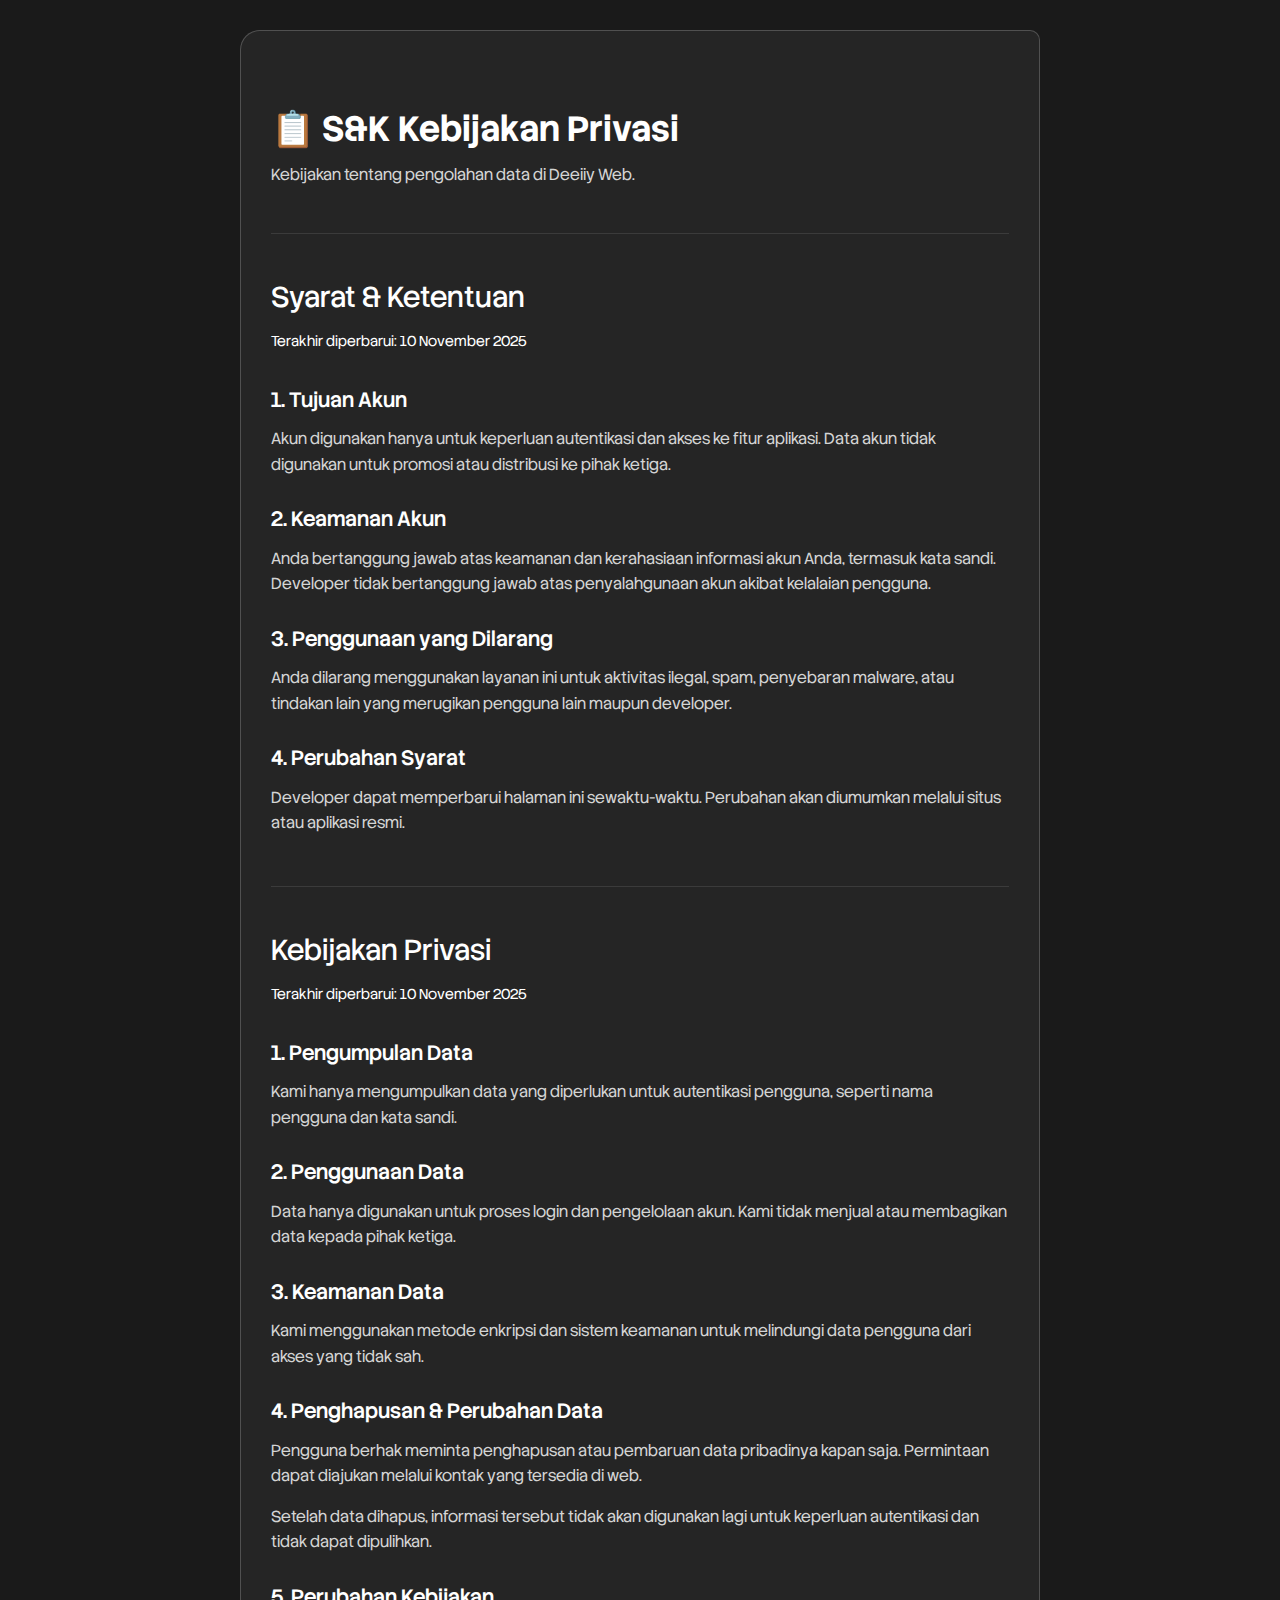
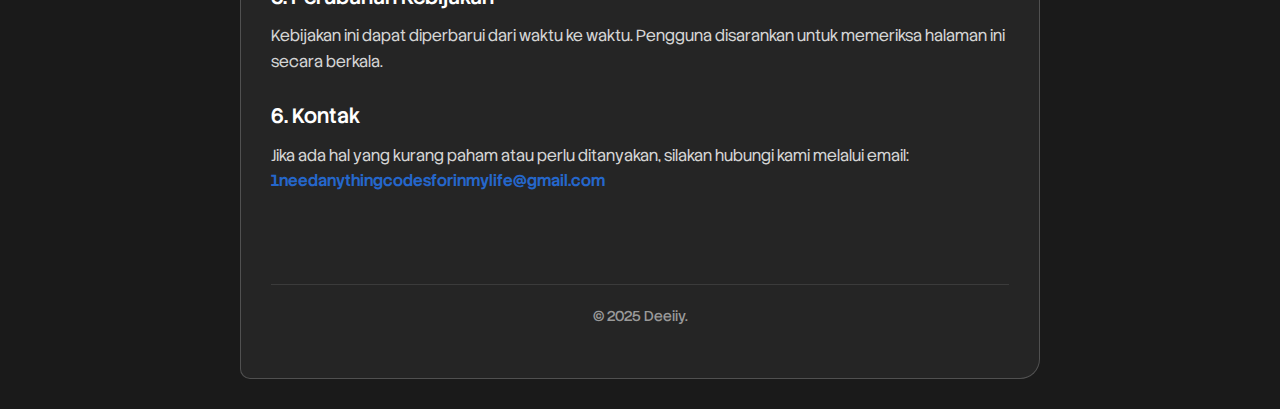
<file: legal.html>
<!DOCTYPE html>
<html lang="id">
<head>
  <meta charset="UTF-8">
  <meta name="viewport" content="width=device-width, initial-scale=1.0">
  <title>Syarat & Ketentuan | Kebijakan Privasi</title>
  <link rel="stylesheet" href="global.css">
  <link rel="stylesheet" href="root.css">
  <style>
     * {
  margin: 0;
  padding: 0;
  box-sizing: border-box;
}

body {
  font-family: var(--font), sans-serif;
  line-height: 1.6;
  background: var(--b-dark);
  padding: var(--p30);
  color: var(--d4);
}

.container {
  max-width: 800px;
  margin: 0 auto;
  border-radius: var(--p20) var(--p10);
  border: 1.5px solid var(--w-op02);
  background: var(--w-op005);
  padding: var(--p30);
}

header {
  padding: var(--p40) 0 var(--p30);
  border-bottom: 1px solid var(--w-op01);
  margin-bottom: var(--p40);
}

h1 {
  font-size: 2.2em;
  color: var(--w-t);
  margin-bottom: var(--p5);
  font-weight: 800;
}

.tagline {
  color: var(--d4);
  font-size: var(--p16);
}

main {
  padding: 0 0 var(--p40);
}

article {
  margin-bottom: var(--p50);
}

h2 {
  font-size: 1.8em;
  color: var(--w-t);
  margin-bottom: var(--p10);
  font-weight: normal;
}

.last-updated {
  color: var(--w-t);
  font-size: 0.9em;
  margin-bottom: var(--p30);
}

h3 {
  font-size: 1.3em;
  color: var(--w-t);
  margin-top: var(--p25);
  margin-bottom: var(--p10);
  font-weight: 500;
}

p {
  margin-bottom: var(--p15);
  text-align: left;
  font-weight: 300;
}

a {
  color: var(--b-t);
  text-decoration: none;
}

a:hover {
  color: var(--b-t-b);
}

footer {
  padding: var(--p20) 0;
  border-top: 1px solid var(--w-op01);
  text-align: center;
  color: var(--c9);
  font-size: 0.9em;
}

.divider {
  height: 1px;
  background: var(--w-op01);
  margin: var(--p40) 0;
}

/* Responsif */
@media (max-width: 768px) {
  .container {
    padding: var(--p15);
  }
  h1 {
    font-size: 1.8em;
  }
  h2 {
    font-size: 1.5em;
  }
}
  </style>

</head>

<body>
  <div class="container">
    <header>
      <h1>📋 S&K Kebijakan Privasi</h1>
      <p class="tagline">Kebijakan tentang pengolahan data di Deeiiy Web.</p>
    </header>

    <main>
      <article id="terms">
        <h2>Syarat & Ketentuan</h2>
        <p class="last-updated">Terakhir diperbarui: 10 November 2025</p>

        <h3>1. Tujuan Akun</h3>
        <p>Akun digunakan hanya untuk keperluan autentikasi dan akses ke fitur aplikasi. Data akun tidak digunakan untuk promosi atau distribusi ke pihak ketiga.</p>

        <h3>2. Keamanan Akun</h3>
        <p>Anda bertanggung jawab atas keamanan dan kerahasiaan informasi akun Anda, termasuk kata sandi. Developer tidak bertanggung jawab atas penyalahgunaan akun akibat kelalaian pengguna.</p>

        <h3>3. Penggunaan yang Dilarang</h3>
        <p>Anda dilarang menggunakan layanan ini untuk aktivitas ilegal, spam, penyebaran malware, atau tindakan lain yang merugikan pengguna lain maupun developer.</p>

        <h3>4. Perubahan Syarat</h3>
        <p>Developer dapat memperbarui halaman ini sewaktu-waktu. Perubahan akan diumumkan melalui situs atau aplikasi resmi.</p>
      </article>

      <div class="divider"></div>

      <article id="privacy">
        <h2>Kebijakan Privasi</h2>
        <p class="last-updated">Terakhir diperbarui: 10 November 2025</p>

        <h3>1. Pengumpulan Data</h3>
        <p>Kami hanya mengumpulkan data yang diperlukan untuk autentikasi pengguna, seperti nama pengguna dan kata sandi.</p>

        <h3>2. Penggunaan Data</h3>
        <p>Data hanya digunakan untuk proses login dan pengelolaan akun. Kami tidak menjual atau membagikan data kepada pihak ketiga.</p>

        <h3>3. Keamanan Data</h3>
        <p>Kami menggunakan metode enkripsi dan sistem keamanan untuk melindungi data pengguna dari akses yang tidak sah.</p>

        <h3>4. Penghapusan & Perubahan Data</h3>
        <p>Pengguna berhak meminta penghapusan atau pembaruan data pribadinya kapan saja. Permintaan dapat diajukan melalui kontak yang tersedia di web.</p>
        <p>Setelah data dihapus, informasi tersebut tidak akan digunakan lagi untuk keperluan autentikasi dan tidak dapat dipulihkan.</p>

        <h3>5. Perubahan Kebijakan</h3>
        <p>Kebijakan ini dapat diperbarui dari waktu ke waktu. Pengguna disarankan untuk memeriksa halaman ini secara berkala.</p>

        <h3>6. Kontak</h3>
        <p>Jika ada hal yang kurang paham atau perlu ditanyakan, silakan hubungi kami melalui email: 
          <a href="mailto:1needanythingcodesforinmylife@gmail.com">1needanythingcodesforinmylife@gmail.com</a>
        </p>
      </article>
    </main>

    <footer>
      &copy; 2025 Deeiiy.
    </footer>
  </div>
</body>
</html>
</file>
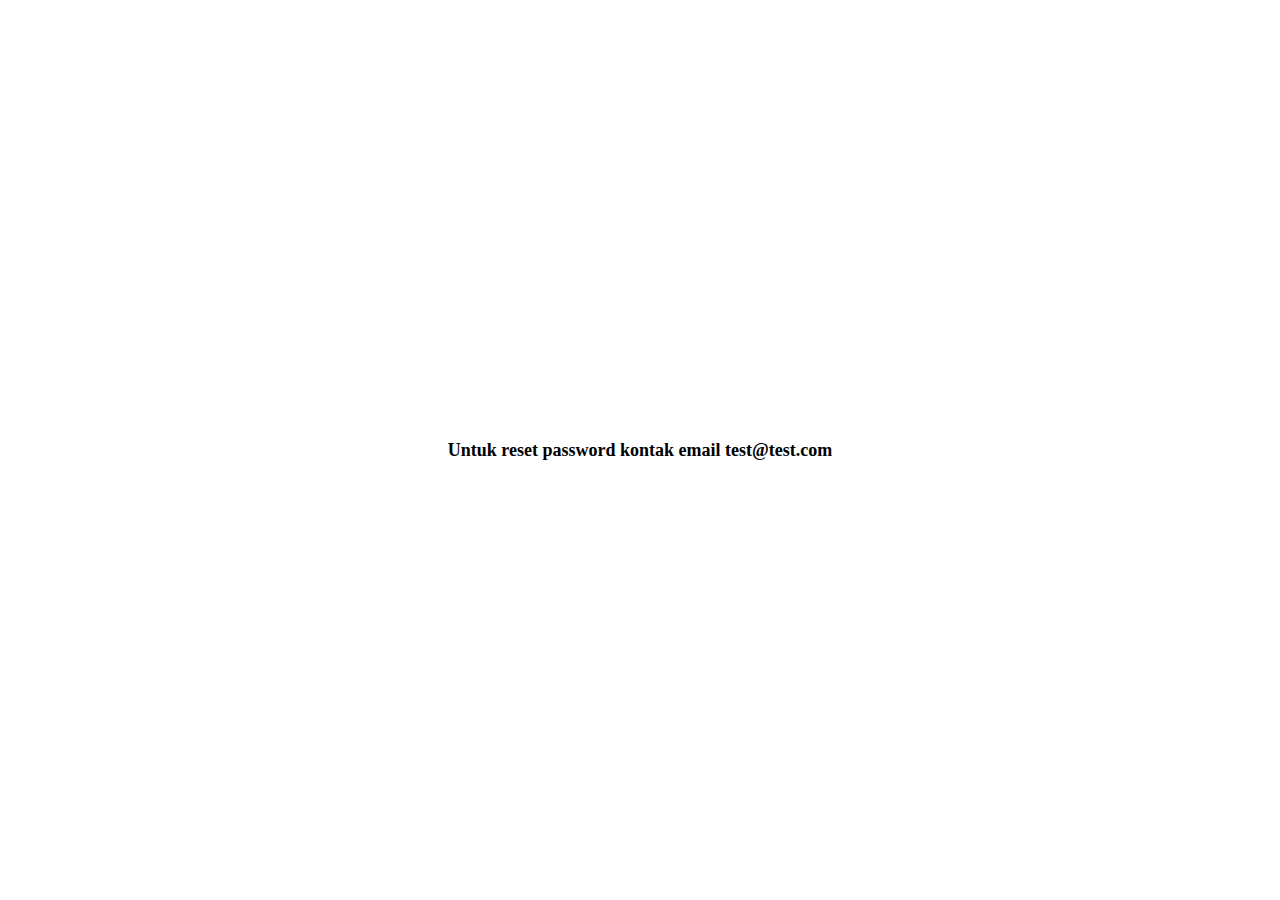
<file: reset-password.html>
<!DOCTYPE html>
<html lang="en">
<head>
   <meta charset="UTF-8">
   <meta name="viewport" content="width=device-width, initial-scale=1.0">
   <meta http-equiv="X-UA-Compatible" content="ie=edge">
   <title>Document</title>
   <style>
      * {
         font-size: 18px;
         margin:0;
         padding: 0;
      }
      body {
         display: flex;
         justify-content: center;
         align-items: center;
         height: 100vh;
      }
   </style>
</head>
<body>
   <h1>Untuk reset password kontak email test@test.com</h1>
   <script>
      const container = document.querySelector('body');
let startY;

container.addEventListener('touchstart', (e) => {
  startY = e.touches[0].pageY;
});

container.addEventListener('touchmove', (e) => {
  const scrollTop = container.scrollTop;
  const scrollHeight = container.scrollHeight;
  const clientHeight = container.clientHeight;
  const deltaY = e.touches[0].pageY - startY;

  if ((scrollTop <= 0 && deltaY > 0) || (scrollTop + clientHeight >= scrollHeight && deltaY < 0)) {
    container.style.transform = `translateY(${deltaY / 2}px)`; // efek elastis
  }
});

container.addEventListener('touchend', () => {
  container.style.transition = 'transform 0.5s ease';
  container.style.transform = 'translateY(0)';
  setTimeout(() => {
    container.style.transition = '';
  }, 300);
});
   </script>
</body>
</html>
</file>
<file: global.css>
@import url("https://fonts.googleapis.com/css2?family=Stack+Sans+Headline:wght@200..700&display=swap");
@import url("https://fonts.googleapis.com/css2?family=Material+Symbols+Outlined");
 @import url('https://fonts.googleapis.com/css2?family=Bricolage+Grotesque:opsz,wght@12..96,200..800&display=swap');
 @import url("root.css");

 body, html {
  background-color: var(--default-b);
  overscroll-behavior: none;
    touch-action: pan-x pan-y;
}
 * {
    box-sizing: border-box;
 }
 html, body, * {
     font-family: var(--font), sans-serif;
  }
  .material-symbols-outlined {
     font-family: var(--icon-f);
  }
  
  a, button, input, select, textarea, span, i {
  -webkit-tap-highlight-color: transparent;
}

a, button,span, i {
   cursor: pointer;
}
a {
   text-decoration:none!important;
   color: var(--b-t);
   font-weight: 600;
}

input:-webkit-autofill,
input:-webkit-autofill:hover,
input:-webkit-autofill:focus {
  -webkit-box-shadow: 0 0 0 1000px transparent inset !important;
  -webkit-text-fill-color: rgba(255,255,255, .8) !important;
  caret-color: var(--w-t) !important;
  transition: background-color 9999s ease-in-out 0s !important;
}
.button-p {
      background-color: var(--b-t);
      color: var(--w-t);
      font-weight: 500;
      border: none;
      border-radius: var(--p30);
      padding: var(--p15) 0;
      cursor: pointer;
      font-size: 1rem;
      width: var(--p100p);
      box-shadow: inset 0 -5px var(--p10) rgba(0,0,0,0.25);
      transition: all 0.1s;
    }
    .button-p:hover {
      background-color: var(--b-t-b);
    }
    .button-p img {
       width: var(--p22);
    }
    .button-p#b_g {
       display: flex;
       align-items: center;
       justify-content: center;
       gap: var(--p15);
       background-color: transparent;
       box-shadow: none;
       border: 1.5px solid var(--c5);
       vertical-align: top;
    }
    #lottie {
  width: 250px;
  height: 250px;
  max-width: var(--p100p);
}

#lottie-w {
   width: 350px;
  height: 350px;
  max-width: var(--p100p);
}
.scroll-container {
    height: calc(100vh - 64px);
    overflow-y: auto;
    -webkit-overflow-scrolling: touch;
    padding: 16px;
    box-sizing: border-box;
    position: relative;
    z-index: 1;
  }
.scroll-container-1 {
    height: 100vh;
    width: 100%;
    overflow-y: auto;
    display: flex;
    justify-content: center;
    align-items: center;
    box-sizing: border-box;
}
.cf-turnstile {
  border-radius: 10px!important;
}
/*
Source - https://stackoverflow.com/a
Posted by Lochyj, modified by community. See post 'Timeline' for change history
Retrieved 2025-11-15, License - CC BY-SA 4.0
*/

.captcha {
border: none !important;
}
</file>
<file: root.css>
:root {
  /* font */
  --font: "Stack Sans Headline";
  --icon-f: "Material Symbols Outlined";

  /* dasar */
  --default-b: #2a2a2a;
  --w-t: #fff;
  --b-t: #2567CB;
  --b-t-b: #1E4FA1;
  --c5: #555;
  --c6: #666;
  --c8: #888;
  --c9: #999;
  --d4: #d4d4d4;

  /* turunan tambahan */
  --w-op01: rgba(255, 255, 255, 0.1);
  --w-op02: rgba(255, 255, 255, 0.2);
  --w-op005: rgba(255, 255, 255, 0.05);

  /* bg tambahan */
  --b-dark: #1a1a1a;

  /* ukuran */
  --p5: 5px;
  --p10: 10px;
  --p15: 15px;
  --p16: 16px;
  --p20: 20px;
  --p22: 22px;
  --p25: 25px;
  --p30: 30px;
  --p40: 40px;
  --p50: 50px;
  --p100p: 100%;
}
</file>
